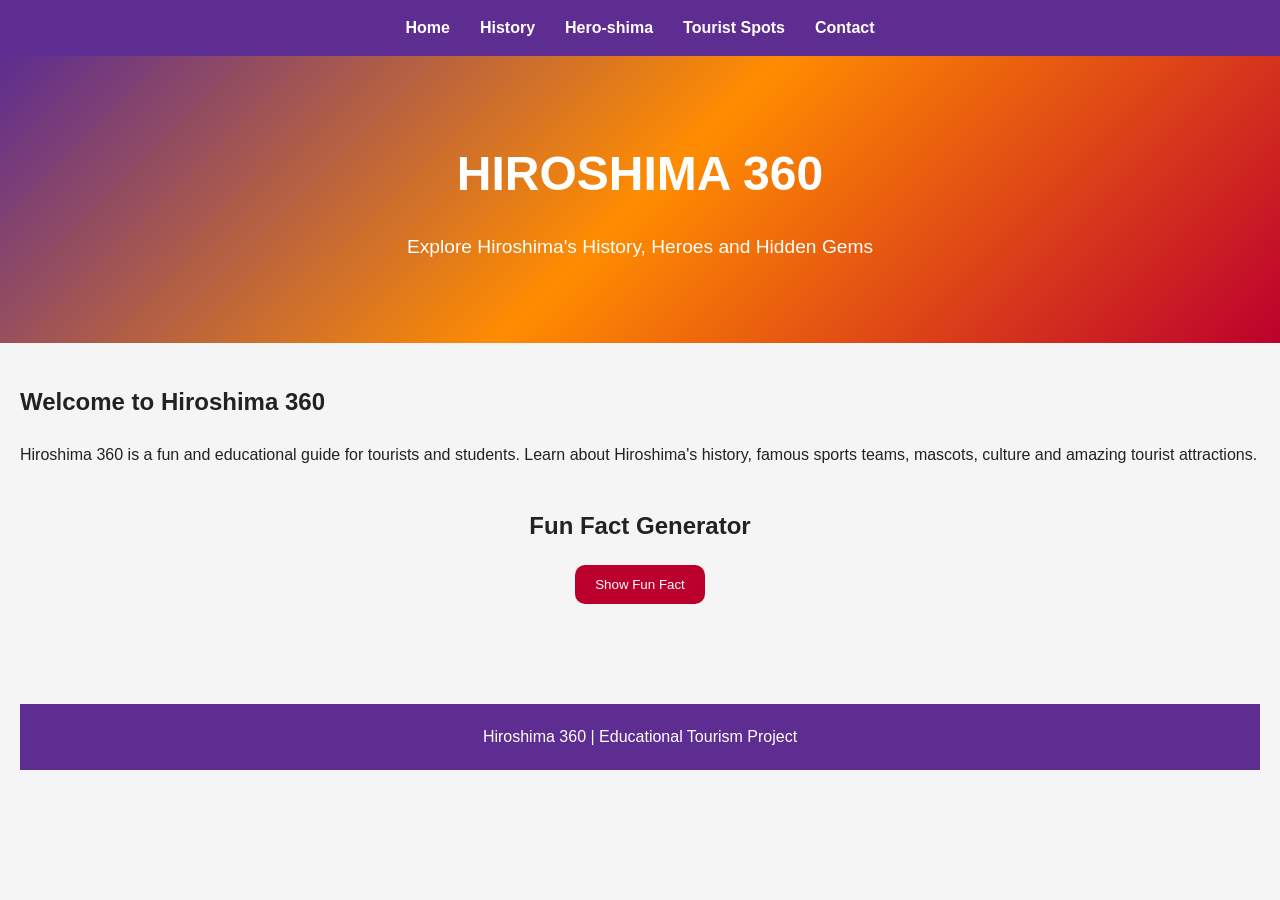
<file: Index.html>
<!DOCTYPE html>
<html lang="en">

<head>

    <meta charset="UTF-8">
    <meta name="viewport" content="width=device-width, initial-scale=1.0">

    <title>Hiroshima 360</title>

    <link rel="stylesheet" href="Main.css">

</head>

<body>

    <!-- Navigation -->

    <nav>

        <ul>

            <li><a href="Index.html">Home</a></li>

            <li><a href="History.html">History</a></li>

            <li><a href="heroshima.html">Hero-shima</a></li>

            <li><a href="Tourist.html">Tourist Spots</a></li>

            <li><a href="Contact.html">Contact</a></li>

        </ul>

    </nav>

    <!-- Hero Section -->

    <header class="hero">

        <h1 class="main-title">
            HIROSHIMA 360

        </h1>

        <p class="subtitle">
            Explore Hiroshima's History, Heroes and Hidden Gems
        </p>

    </header>

    <!-- About Section -->

    <section class="about">

        <h2>Welcome to Hiroshima 360</h2>

        <p>

            Hiroshima 360 is a fun and educational guide for tourists and students.
            Learn about Hiroshima's history, famous sports teams, mascots,
            culture and amazing tourist attractions.

        </p>


    <!-- Fun Facts -->

    <section class="facts">

        <h2>Fun Fact Generator</h2>

        <button id="factBtn">
            Show Fun Fact
        </button>

        <p id="factText"></p>

    </section>

    <!-- Footer -->

    <footer>

        <p>
            Hiroshima 360 | Educational Tourism Project
        </p>

    </footer>

    <script src="Hiroshima.js"></script>

</body>

</html>
</file>
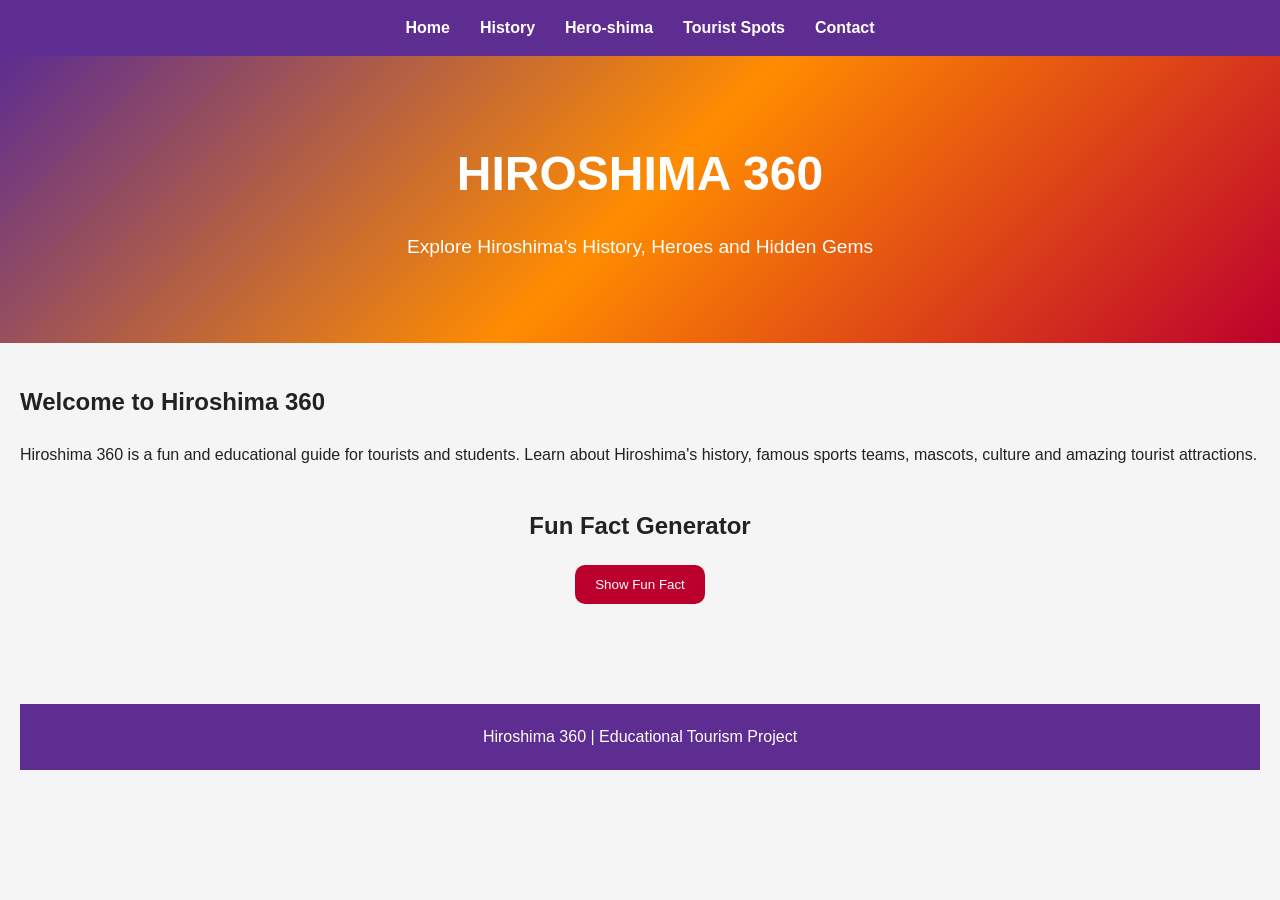
<file: index.html>
<!DOCTYPE html>
<html lang="en">

<head>

    <meta charset="UTF-8">
    <meta name="viewport" content="width=device-width, initial-scale=1.0">

    <title>Hiroshima 360</title>

    <link rel="stylesheet" href="Main.css">

</head>

<body>

    <!-- Navigation -->

    <nav>

        <ul>

            <li><a href="Index.html">Home</a></li>

            <li><a href="History.html">History</a></li>

            <li><a href="heroshima.html">Hero-shima</a></li>

            <li><a href="Tourist.html">Tourist Spots</a></li>

            <li><a href="Contact.html">Contact</a></li>

        </ul>

    </nav>

    <!-- Hero Section -->

    <header class="hero">

        <h1 class="main-title">
            HIROSHIMA 360

        </h1>

        <p class="subtitle">
            Explore Hiroshima's History, Heroes and Hidden Gems
        </p>

    </header>

    <!-- About Section -->

    <section class="about">

        <h2>Welcome to Hiroshima 360</h2>

        <p>

            Hiroshima 360 is a fun and educational guide for tourists and students.
            Learn about Hiroshima's history, famous sports teams, mascots,
            culture and amazing tourist attractions.

        </p>


    <!-- Fun Facts -->

    <section class="facts">

        <h2>Fun Fact Generator</h2>

        <button id="factBtn">
            Show Fun Fact
        </button>

        <p id="factText"></p>

    </section>

    <!-- Footer -->

    <footer>

        <p>
            Hiroshima 360 | Educational Tourism Project
        </p>

    </footer>

    <script src="Hiroshima.js"></script>

</body>

</html>
</file>
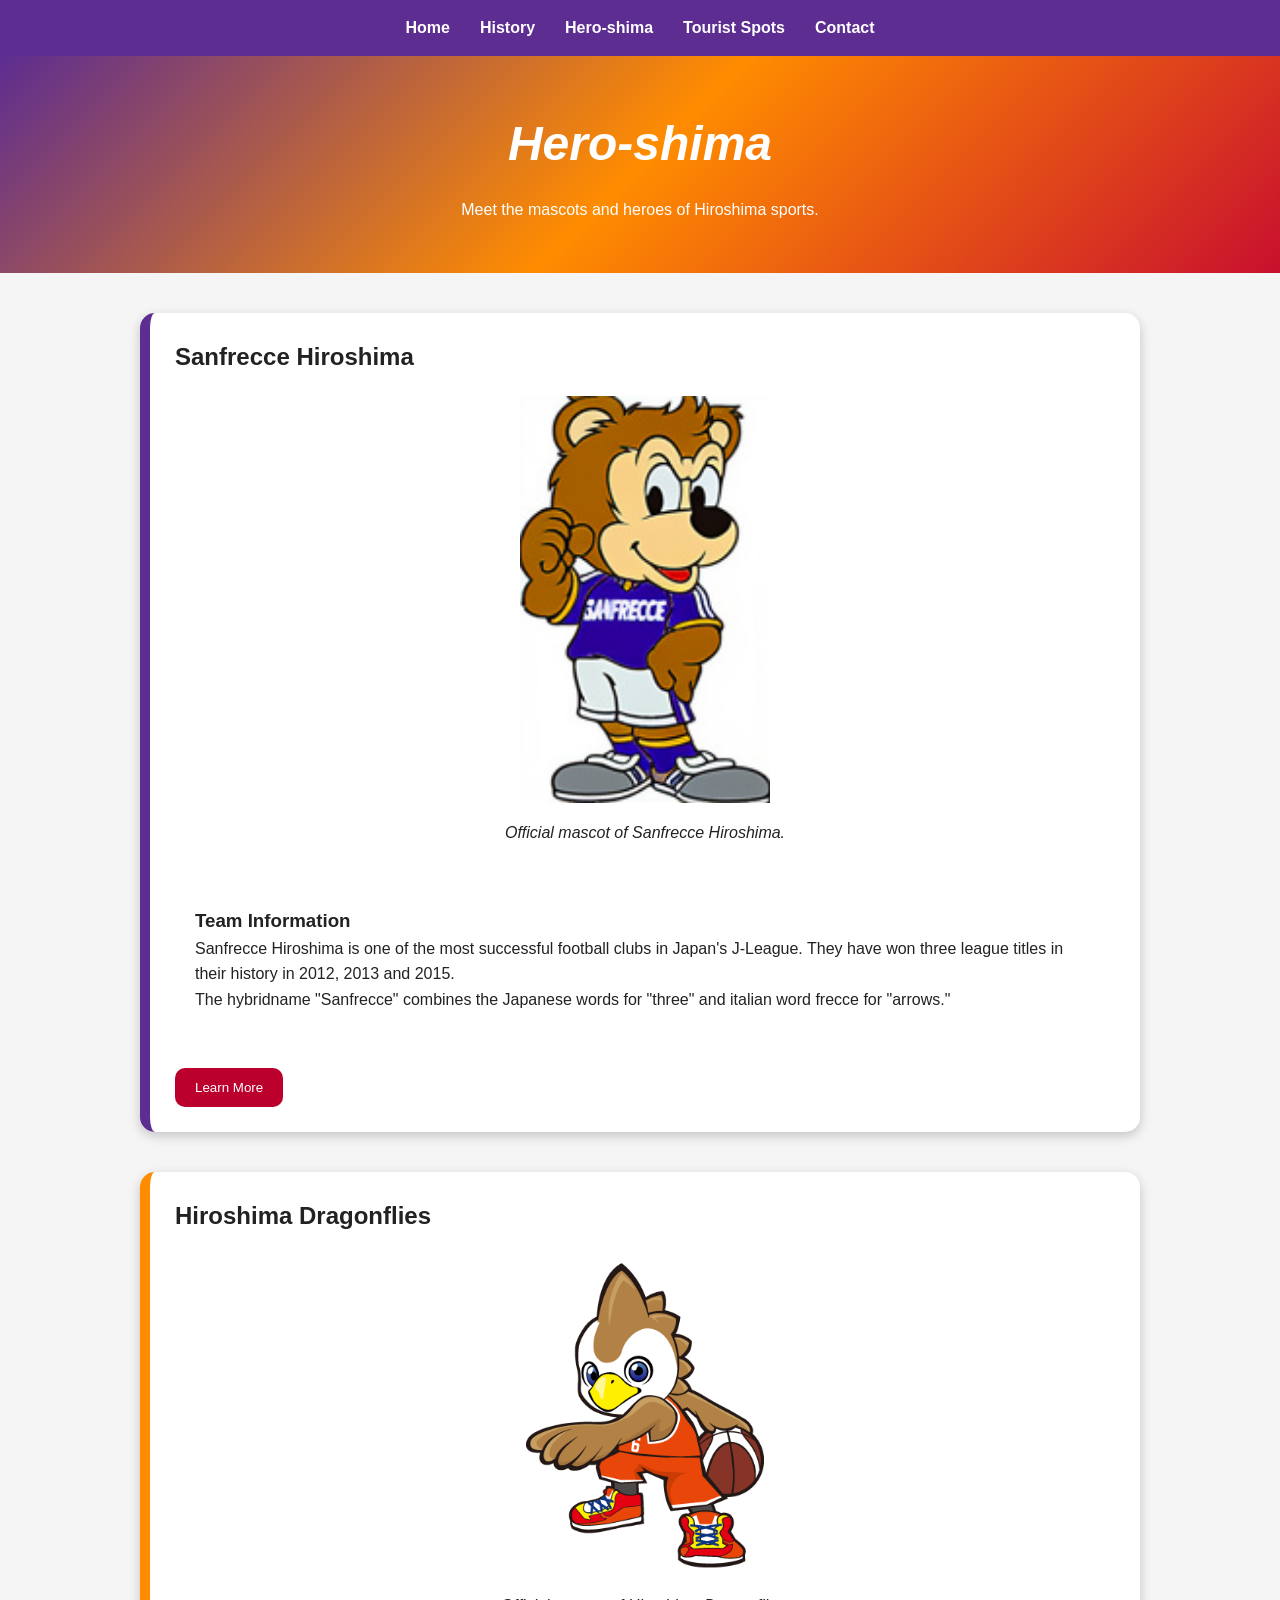
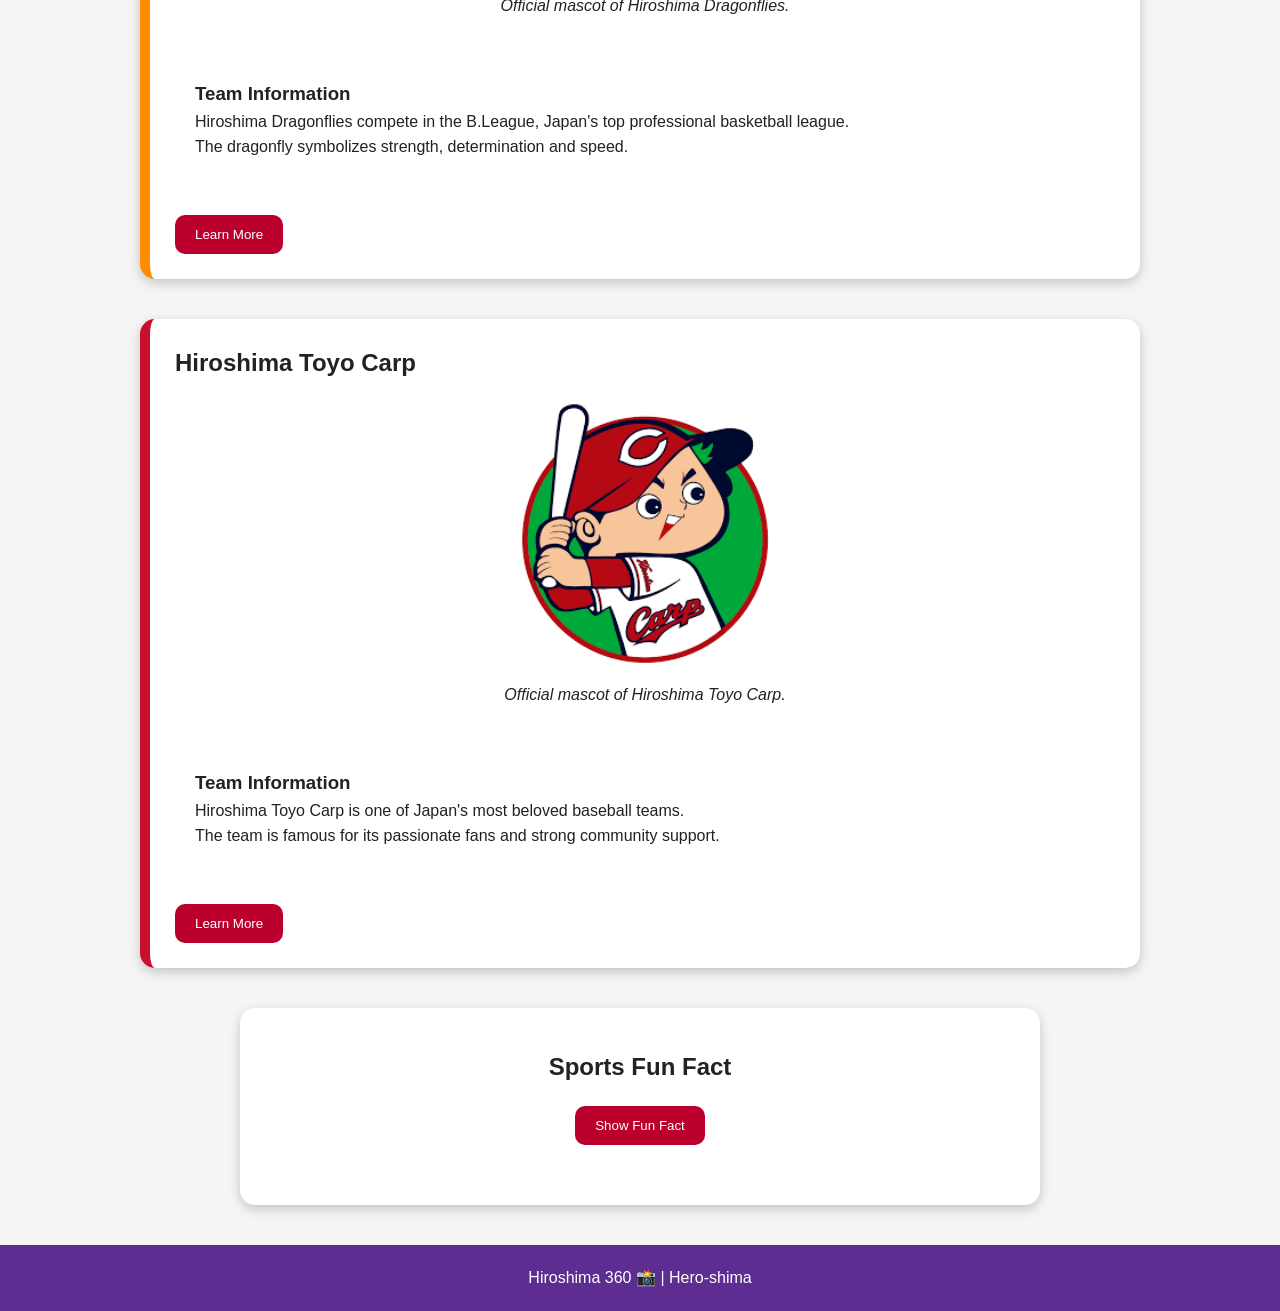
<file: Hero-shima.html>
<!DOCTYPE html>
<html lang="en">

<head>

    <meta charset="UTF-8">

    <meta name="viewport"
          content="width=device-width, initial-scale=1.0">

    <title>Hero-shima</title>

    <link rel="stylesheet"
          href="Main.css">

    <link rel="stylesheet"
          href="Sports.css">

</head>

<body>

    <!-- Navigation -->

    <nav>

        <ul>

            <li><a href="Index.html">Home</a></li>

            <li><a href="History.html">History</a></li>

            <li><a href="Hero-shima.html">Hero-shima</a></li>

            <li><a href="Tourist.html">Tourist Spots</a></li>

            <li><a href="Contact.html">Contact</a></li>

        </ul>

    </nav>

    <header class="sports-header">

        <h1>
            <i>Hero-shima</i>
        </h1>

        <p>
            Meet the mascots and heroes of Hiroshima sports.
        </p>

    </header>

    <main>

        <!-- SANFRECCE -->

        <article class="team-card sanfrecce">

            <header>

                <h2>Sanfrecce Hiroshima</h2>

            </header>

            <figure>

                <img
                    src="Images/Sanfrecce Mascot.jpeg"
                    alt="Sanfrecce Mascot"
                    class="mascot">

                <figcaption>
                    Official mascot of Sanfrecce Hiroshima.
                </figcaption>

            </figure>

            <section>

                <h3>Team Information</h3>

                <p>

                    Sanfrecce Hiroshima is one of the most successful
                    football clubs in Japan's J-League. They have won three league titles in their history in 2012, 2013 and 2015.

                </p>

                <p>

                    The hybridname "Sanfrecce" combines the Japanese
                    words for "three" and italian word frecce for "arrows."

                </p>

            </section>

            <button class="info-btn">

                Learn More

            </button>

        </article>

        <!-- DRAGONFLIES -->

        <article class="team-card dragonflies">

            <header>

                <h2>Hiroshima Dragonflies</h2>

            </header>

            <figure>

                <img
                    src="Images/dragon fly mascot.webp"
                    alt="Dragonflies Mascot"
                    class="mascot">

                <figcaption>
                    Official mascot of Hiroshima Dragonflies.
                </figcaption>

            </figure>

            <section>

                <h3>Team Information</h3>

                <p>

                    Hiroshima Dragonflies compete in the B.League,
                    Japan's top professional basketball league.

                </p>

                <p>

                    The dragonfly symbolizes strength,
                    determination and speed.

                </p>

            </section>

            <button class="info-btn">

                Learn More

            </button>

        </article>

        <!-- CARP -->

        <article class="team-card carp">

            <header>

                <h2>Hiroshima Toyo Carp</h2>

            </header>

            <figure>

                <img
                    src="Images/Hiroshima Carp 2.png"
                    alt="Carp Mascot"
                    class="mascot">

                <figcaption>
                    Official mascot of Hiroshima Toyo Carp.
                </figcaption>

            </figure>

            <section>

                <h3>Team Information</h3>

                <p>

                    Hiroshima Toyo Carp is one of Japan's
                    most beloved baseball teams.

                </p>

                <p>

                    The team is famous for its passionate fans
                    and strong community support.

                </p>

            </section>

            <button class="info-btn">

                Learn More

            </button>

        </article>

        <!-- INTERACTIVE SECTION -->

        <section class="sports-facts">

            <h2>Sports Fun Fact</h2>

            <button id="sportsFactBtn">

                Show Fun Fact

            </button>

            <p id="sportsFact"></p>

        </section>

    </main>

    <footer>

        <p>

            Hiroshima 360 📸 | Hero-shima

        </p>

    </footer>

    <script src="Hiroshima.js"></script>

</body>

</html>
</file>
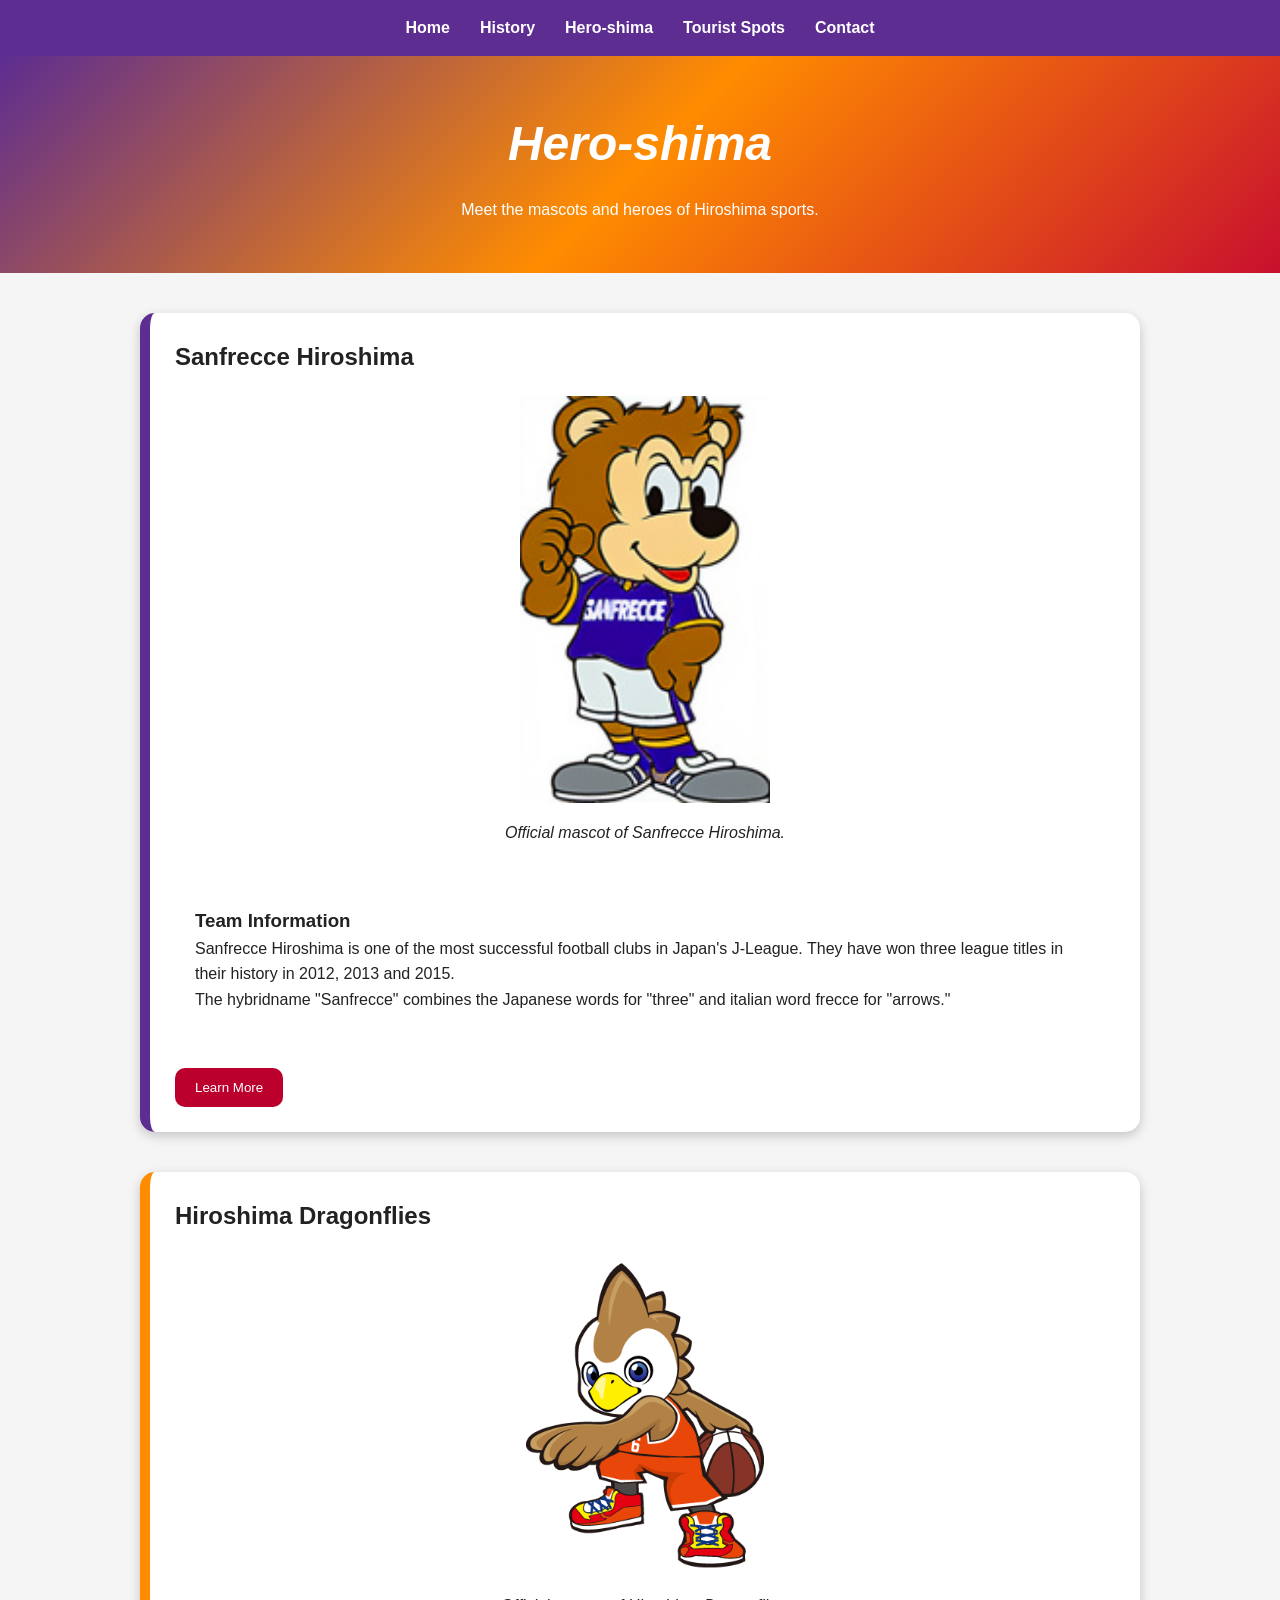
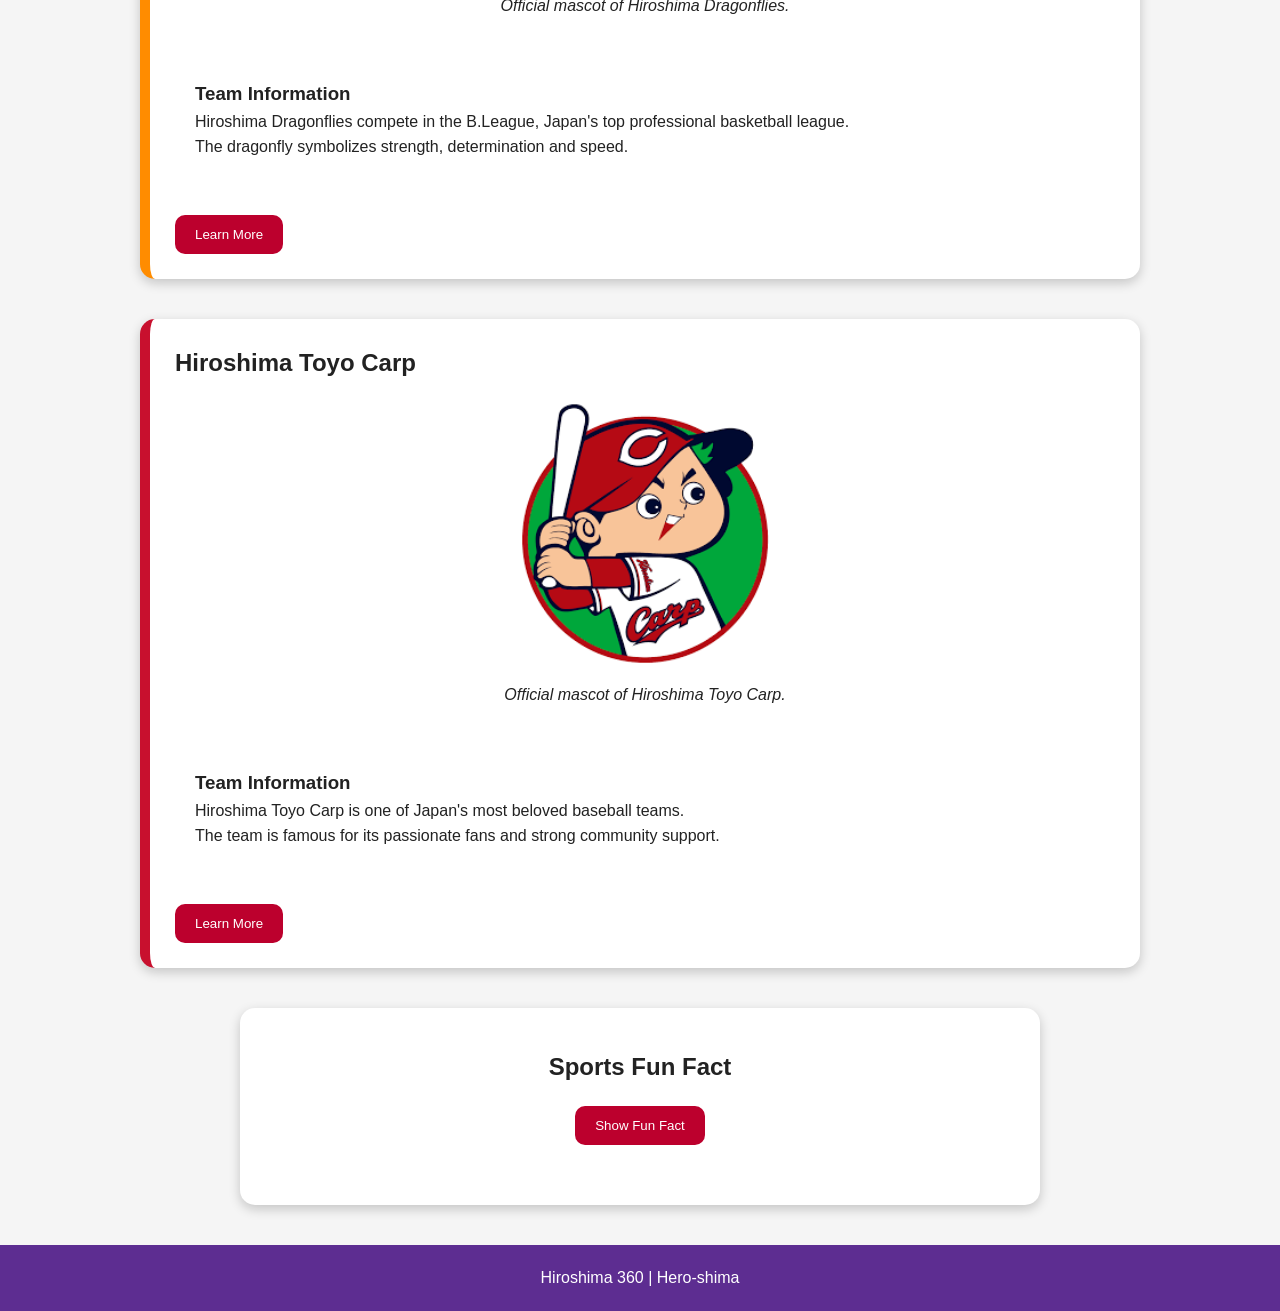
<file: Heroshima.html>
<!DOCTYPE html>
<html lang="en">

<head>

    <meta charset="UTF-8">

    <meta name="viewport"
          content="width=device-width, initial-scale=1.0">

    <title>Hero-shima</title>

    <link rel="stylesheet"
          href="Main.css">

    <link rel="stylesheet"
          href="Sports.css">

</head>

<body>

    <!-- Navigation -->

    <nav>

        <ul>

            <li><a href="Index.html">Home</a></li>

            <li><a href="History.html">History</a></li>

            <li><a href="Heroshima.html">Hero-shima</a></li>

            <li><a href="Tourist.html">Tourist Spots</a></li>

            <li><a href="Contact.html">Contact</a></li>

        </ul>

    </nav>

    <header class="sports-header">

        <h1>
            <i>Hero-shima</i>
        </h1>

        <p>
            Meet the mascots and heroes of Hiroshima sports.
        </p>

    </header>

    <main>

        <!-- SANFRECCE -->

        <article class="team-card sanfrecce">

            <header>

                <h2>Sanfrecce Hiroshima</h2>

            </header>

            <figure>

                <img
                    src="Images/Sanfrecce Mascot.jpeg"
                    alt="Sanfrecce Mascot"
                    class="mascot">

                <figcaption>
                    Official mascot of Sanfrecce Hiroshima.
                </figcaption>

            </figure>

            <section>

                <h3>Team Information</h3>

                <p>

                    Sanfrecce Hiroshima is one of the most successful
                    football clubs in Japan's J-League. They have won three league titles in their history in 2012, 2013 and 2015.

                </p>

                <p>

                    The hybridname "Sanfrecce" combines the Japanese
                    words for "three" and italian word frecce for "arrows."

                </p>

            </section>

            <button class="info-btn">

                Learn More

            </button>

        </article>

        <!-- DRAGONFLIES -->

        <article class="team-card dragonflies">

            <header>

                <h2>Hiroshima Dragonflies</h2>

            </header>

            <figure>

                <img
                    src="Images/dragon fly mascot.webp"
                    alt="Dragonflies Mascot"
                    class="mascot">

                <figcaption>
                    Official mascot of Hiroshima Dragonflies.
                </figcaption>

            </figure>

            <section>

                <h3>Team Information</h3>

                <p>

                    Hiroshima Dragonflies compete in the B.League,
                    Japan's top professional basketball league.

                </p>

                <p>

                    The dragonfly symbolizes strength,
                    determination and speed.

                </p>

            </section>

            <button class="info-btn">

                Learn More

            </button>

        </article>

        <!-- CARP -->

        <article class="team-card carp">

            <header>

                <h2>Hiroshima Toyo Carp</h2>

            </header>

            <figure>

                <img
                    src="Images/Hiroshima Carp 2.png"
                    alt="Carp Mascot"
                    class="mascot">

                <figcaption>
                    Official mascot of Hiroshima Toyo Carp.
                </figcaption>

            </figure>

            <section>

                <h3>Team Information</h3>

                <p>

                    Hiroshima Toyo Carp is one of Japan's
                    most beloved baseball teams.

                </p>

                <p>

                    The team is famous for its passionate fans
                    and strong community support.

                </p>

            </section>

            <button class="info-btn">

                Learn More

            </button>

        </article>

        <!-- INTERACTIVE SECTION -->

        <section class="sports-facts">

            <h2>Sports Fun Fact</h2>

            <button id="sportsFactBtn">

                Show Fun Fact

            </button>

            <p id="sportsFact"></p>

        </section>

    </main>

    <footer>

        <p>

            Hiroshima 360 | Hero-shima

        </p>

    </footer>

    <script src="Hiroshima.js"></script>

</body>

</html>
</file>
<file: Main.css>
/* ==========================
   ROOT COLORS
========================== */

:root {

    --hiro-red: #BC002D;
    --hiro-white: #FFFFFF;
    --hiro-black: #222222;

    --purple: #5D2D91;
    --orange: #FF8C00;

    --light: #F5F5F5;

}

/* ==========================
   GLOBAL STYLES
========================== */

* {

    margin: 0;
    padding: 0;
    box-sizing: border-box;

}

body {

    font-family: Arial, Helvetica, sans-serif;
    background-color: var(--light);
    color: var(--hiro-black);
    line-height: 1.6;

}

/* ==========================
   NAVIGATION
========================== */

nav {

    background-color: var(--purple);
    padding: 15px;

}

nav ul {

    list-style: none;

    display: flex;

    justify-content: center;

    gap: 30px;

    padding: 0;

}

nav li {

    display: inline;

}

nav a {

    text-decoration: none;

    color: white;

    font-weight: bold;

    transition: 0.3s;

}

nav a:hover {

    color: var(--orange);

}

/* ==========================
   HERO SECTION
========================== */

.hero {

    text-align: center;

    padding: 80px 20px;

    background: linear-gradient(
        135deg,
        var(--purple),
        var(--orange),
        var(--hiro-red)
    );

    color: white;

}

.main-title {

    font-size: 3rem;

    margin-bottom: 20px;

}

.subtitle {

    font-size: 1.2rem;

}

.letter {

    width: 60px;

    height: 60px;

    vertical-align: middle;

}

/* ==========================
   PAGE HEADERS
========================== */

.page-header {

    text-align: center;

    padding: 50px 20px;

    background-color: white;

}

.page-header h1 {

    margin-bottom: 15px;

}

/* ==========================
   SECTIONS
========================== */

section {

    padding: 40px 20px;

}

section h2 {

    margin-bottom: 20px;

}

/* ==========================
   BUTTONS
========================== */

button {

    background-color: var(--hiro-red);

    color: white;

    border: none;

    padding: 12px 20px;

    border-radius: 10px;

    cursor: pointer;

    transition: 0.3s;

}

button:hover {

    transform: scale(1.05);

    background-color: var(--orange);

}

/* ==========================
   COUNTER & FACTS
========================== */

.counter-section,
.facts,
.destination-generator,
.favorite-section {

    text-align: center;

}

#counter {

    font-size: 3rem;

    margin: 15px 0;

}

#factText,
#destinationResult {

    margin-top: 20px;

    font-size: 1.1rem;

    font-weight: bold;

}

/* ==========================
   HISTORY PAGE
========================== */

.timeline {

    display: grid;

    grid-template-columns:
        repeat(auto-fit, minmax(250px, 1fr));

    gap: 20px;

}

.timeline-card {

    background-color: white;

    padding: 20px;

    border-radius: 12px;

    box-shadow: 0 2px 8px rgba(0,0,0,0.2);

}

.quiz-card {

    background-color: white;

    padding: 20px;

    margin-bottom: 20px;

    border-radius: 12px;

}

.hidden {

    display: none;

}

/* ==========================
   TOURIST PAGE
========================== */

.tourist-card {

    background-color: white;

    margin-bottom: 30px;

    padding: 20px;

    border-radius: 12px;

    box-shadow: 0 2px 8px rgba(0,0,0,0.2);

    text-align: center;

}

.tourist-card img {

    width: 100%;

    max-width: 600px;

    border-radius: 10px;

}

figcaption {

    font-style: italic;

    margin-top: 10px;

}

/* ==========================
   TABLES
========================== */

.fact-table {

    width: 100%;

    border-collapse: collapse;

}

.fact-table th,
.fact-table td {

    border: 1px solid #ccc;

    padding: 12px;

    text-align: center;

}

.fact-table th {

    background-color: var(--hiro-red);

    color: white;

}

/* ==========================
   FORMS
========================== */

form {

    max-width: 700px;

    margin: auto;

}

fieldset {

    border: 2px solid var(--purple);

    border-radius: 10px;

    padding: 20px;

    margin-bottom: 20px;

}

legend {

    padding: 0 10px;

    font-weight: bold;

}

label {

    display: block;

    margin-top: 10px;

    margin-bottom: 5px;

}

input,
textarea {

    width: 100%;

    padding: 10px;

    border: 1px solid #ccc;

    border-radius: 8px;

}

textarea {

    resize: vertical;

}

/* ==========================
   FOOTER
========================== */

footer {

    text-align: center;

    background-color: var(--purple);

    color: white;

    padding: 20px;

    margin-top: 40px;

}

/* ==========================
   RESPONSIVE DESIGN
========================== */

@media (max-width: 768px) {

    nav ul {

        flex-direction: column;

        align-items: center;

    }

    .main-title {

        font-size: 2rem;

    }

    .letter {

        width: 40px;

        height: 40px;

    }

}
</file>
<file: Sports.css>
/* ==========================
   SPORTS PAGE
========================== */

.sports-header {

    text-align: center;

    padding: 50px 20px;

    background: linear-gradient(
        135deg,
        #5D2D91,
        #FF8C00,
        #C8102E
    );

    color: white;

}

.sports-header h1 {

    font-size: 3rem;

    margin-bottom: 15px;

}

/* ==========================
   TEAM CARDS
========================== */

.team-card {

    background-color: white;

    margin: 40px auto;

    width: 90%;

    max-width: 1000px;

    padding: 25px;

    border-radius: 15px;

    box-shadow: 0 4px 12px rgba(0,0,0,0.2);

    transition: transform 0.3s;

}

.team-card:hover {

    transform: translateY(-5px);

}

/* ==========================
   TEAM COLORS
========================== */

.sanfrecce {

    border-left: 10px solid #5D2D91;

}

.dragonflies {

    border-left: 10px solid #FF8C00;

}

.carp {

    border-left: 10px solid #C8102E;

}

/* ==========================
   FIGURES
========================== */

figure {

    text-align: center;

    margin: 20px 0;

}

figcaption {

    margin-top: 10px;

    font-style: italic;

}

/* ==========================
   MASCOT IMAGES
========================== */

.mascot {

    width: 250px;

    height: auto;

    cursor: pointer;

    transition:
        transform 0.4s ease,
        filter 0.4s ease;

}

/* Grow when hovered */

.mascot:hover {

    transform: scale(1.15);

    filter: drop-shadow(
        0 0 10px rgba(0,0,0,0.4)
    );

}

/* ==========================
   BUTTONS
========================== */

.info-btn {

    margin-top: 15px;

}

.info-btn:hover {

    transform: scale(1.1);

}

/* ==========================
   SPORTS FACT SECTION
========================== */

.sports-facts {

    text-align: center;

    padding: 40px;

    background-color: white;

    margin: 40px auto;

    width: 90%;

    max-width: 800px;

    border-radius: 15px;

    box-shadow: 0 4px 12px rgba(0,0,0,0.2);

}

#sportsFact {

    margin-top: 20px;

    font-size: 1.2rem;

    font-weight: bold;

}

/* ==========================
   FLOATING ANIMATION
========================== */

@keyframes floatMascot {

    0% {

        transform: translateY(0px);

    }

    50% {

        transform: translateY(-10px);

    }

    100% {

        transform: translateY(0px);

    }

}

.mascot {

    animation: floatMascot 3s infinite ease-in-out;

}

/* ==========================
   RESPONSIVE DESIGN
========================== */

@media (max-width: 768px) {

    .sports-header h1 {

        font-size: 2rem;

    }

    .mascot {

        width: 180px;

    }

    .team-card {

        width: 95%;

    }

}
</file>
